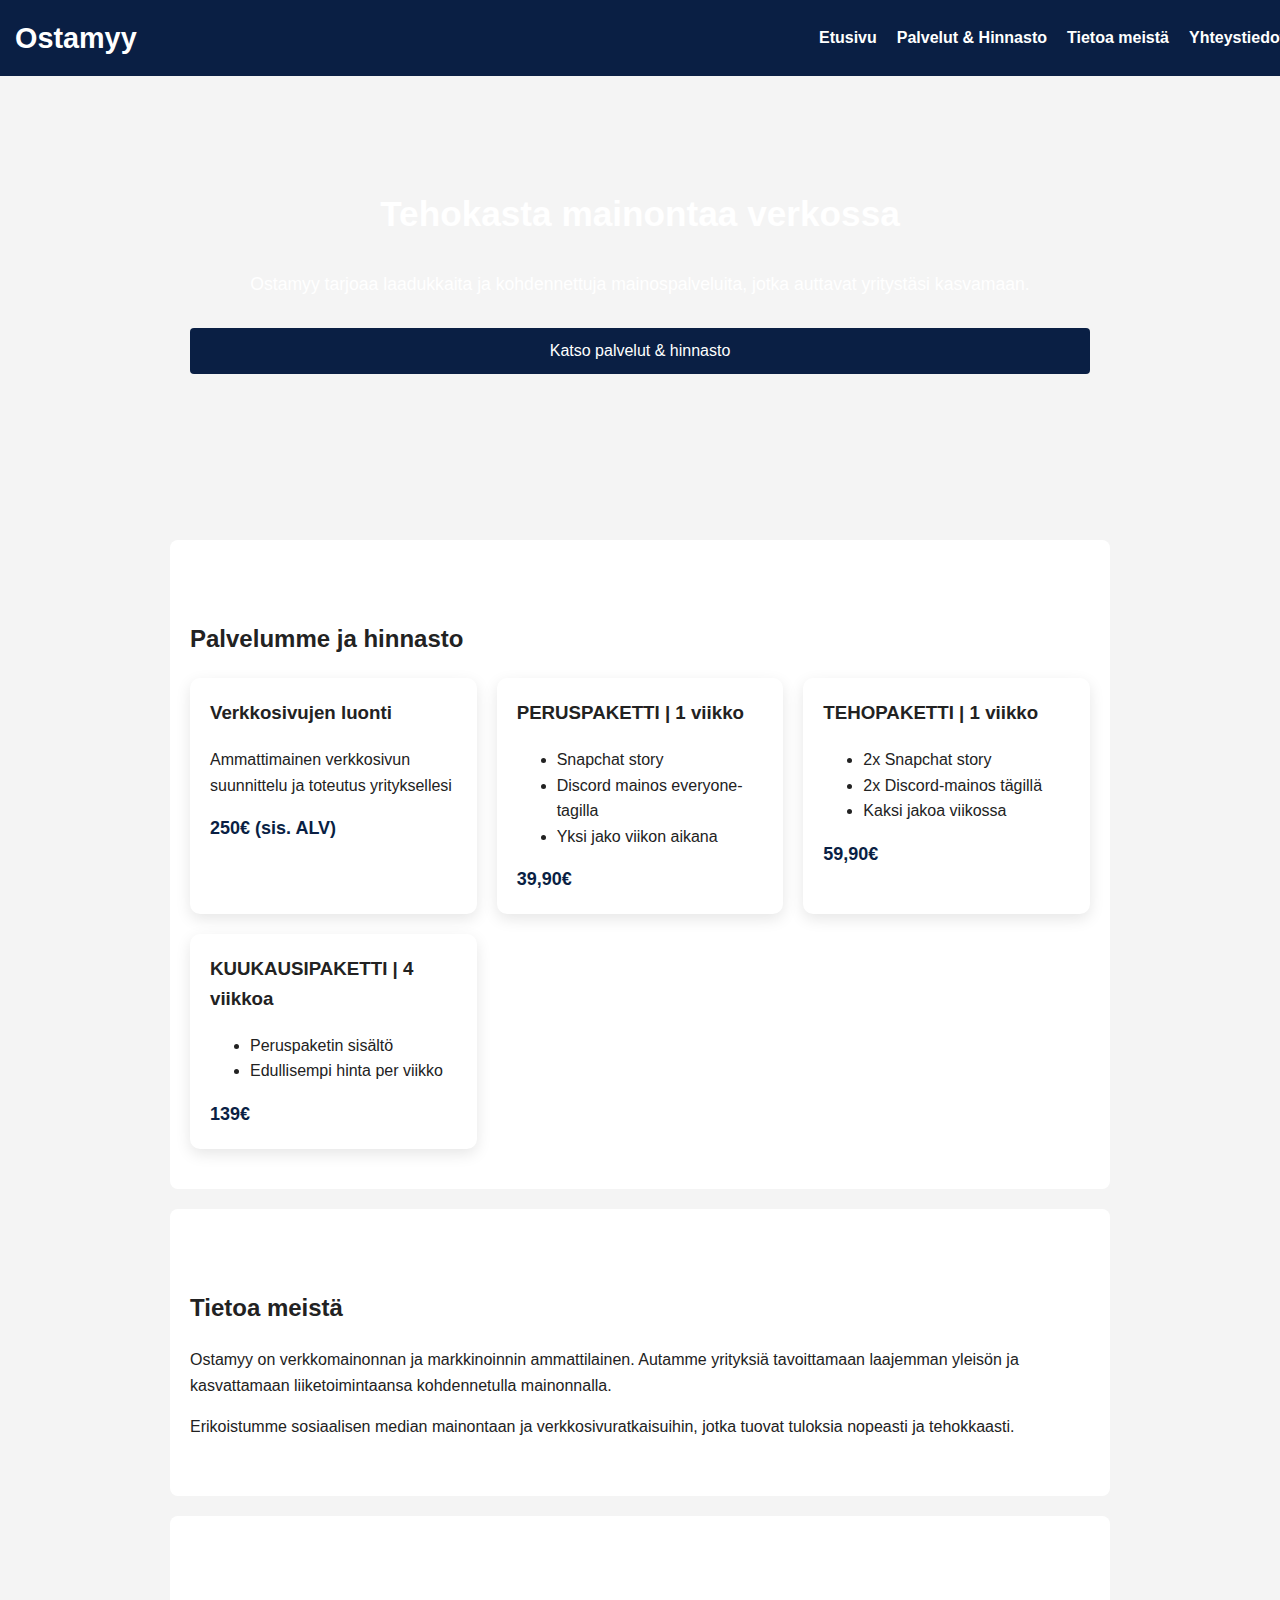
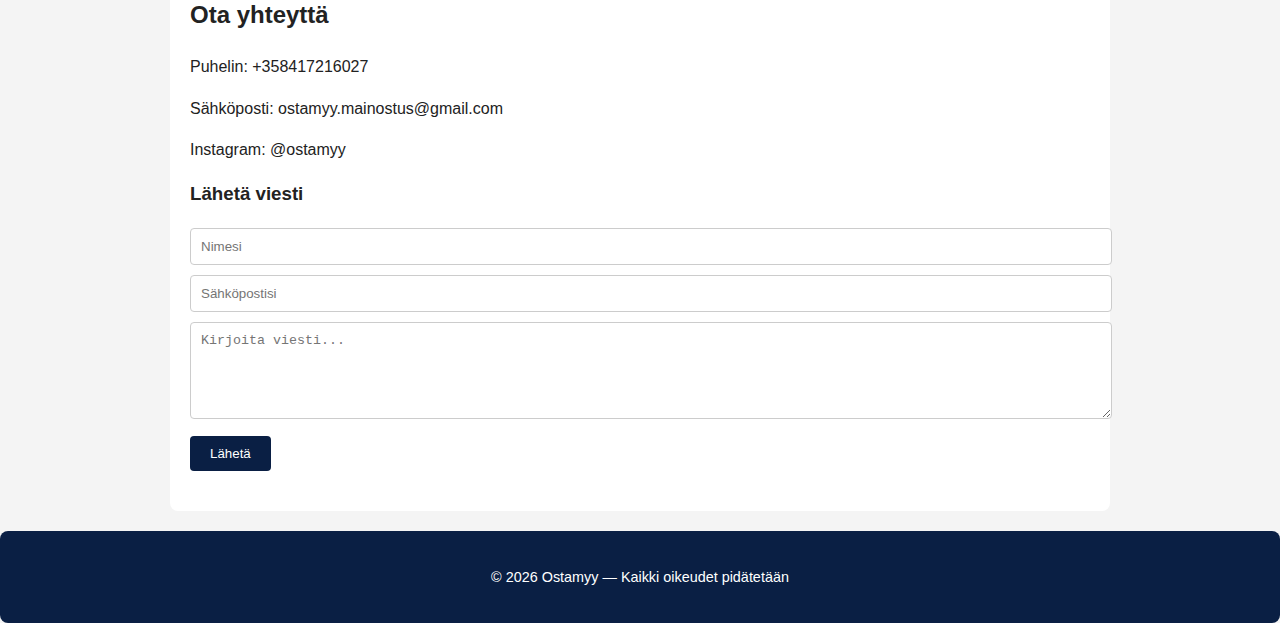
<file: index.html>
<!DOCTYPE html>
<html lang="fi">
<head>
<meta charset="UTF-8">
<meta name="viewport" content="width=device-width, initial-scale=1.0">
<title>Ostamyy - Mainonnan ammattilaiset</title>
<style>
/* ===== Yleiset tyylit ===== */
body { font-family: Arial, sans-serif; margin:0; padding:0; background:#f4f4f4; color:#222; line-height:1.6; }
header { background:#0a1f44; color:white; padding:15px; position:fixed; width:100%; top:0; z-index:100; display:flex; justify-content:space-between; align-items:center; }
header .logo { font-size:1.8em; font-weight:bold; }
.menu-btn { font-size:28px; cursor:pointer; display:block; }
nav { display:none; flex-direction:column; }
nav a { color:white; padding:10px; text-decoration:none; font-weight:bold; }
section { padding:80px 20px 40px; max-width:900px; margin:auto; background:white; margin-bottom:20px; border-radius:8px; }
h1,h2,h3 { margin-top:0; }
.hero { background: url('https://source.unsplash.com/900x400/?marketing,business') center/cover no-repeat; height:400px; color:white; text-align:center; display:flex; flex-direction:column; justify-content:center; border-radius:8px; }
.hero h1 { font-size:2.2em; margin-bottom:10px; }
.hero p { font-size:1.1em; margin-bottom:20px; }
.btn { display:inline-block; padding:10px 20px; background:#0a1f44; color:white; text-decoration:none; border-radius:4px; margin-top:10px; }
.cards { display:grid; grid-template-columns:repeat(auto-fit,minmax(250px,1fr)); gap:20px; margin-top:20px; }
.card { background:white; padding:20px; border-radius:10px; box-shadow:0 5px 15px rgba(0,0,0,0.1); }
.price { font-weight:bold; font-size:18px; color:#0a1f44; margin-top:10px; }
form input, form textarea { width:100%; padding:10px; margin-bottom:10px; border-radius:4px; border:1px solid #ccc; }
form button { background:#0a1f44; color:white; border:none; padding:10px 20px; border-radius:4px; cursor:pointer; }
footer { background:#0a1f44; color:white; text-align:center; padding:20px; font-size:0.9em; margin-top:20px; border-radius:8px; }
img { max-width:100%; height:auto; border-radius:8px; }

/* ===== Responsiivisuus ===== */
@media(min-width:768px){ nav { display:flex !important; flex-direction:row; } .menu-btn { display:none; } }
</style>
</head>
<body>

<header>
  <div class="logo">Ostamyy</div>
  <div class="menu-btn" onclick="toggleMenu()">☰</div>
  <nav id="menu">
    <a href="#etusivu">Etusivu</a>
    <a href="#palvelut">Palvelut & Hinnasto</a>
    <a href="#tietoa">Tietoa meistä</a>
    <a href="#yhteystiedot">Yhteystiedot</a>
  </nav>
</header>

<!-- ===== Etusivu / Hero ===== -->
<section id="etusivu" class="hero">
  <h1>Tehokasta mainontaa verkossa</h1>
  <p>Ostamyy tarjoaa laadukkaita ja kohdennettuja mainospalveluita, jotka auttavat yritystäsi kasvamaan.</p>
  <a href="#palvelut" class="btn">Katso palvelut & hinnasto</a>
</section>

<!-- ===== Palvelut & Hinnasto ===== -->
<section id="palvelut">
  <h2>Palvelumme ja hinnasto</h2>
  <div class="cards">
    <div class="card">
      <h3>Verkkosivujen luonti</h3>
      <p>Ammattimainen verkkosivun suunnittelu ja toteutus yrityksellesi</p>
      <div class="price">250€ (sis. ALV)</div>
    </div>
    <div class="card">
      <h3>PERUSPAKETTI | 1 viikko</h3>
      <ul>
        <li>Snapchat story</li>
        <li>Discord mainos everyone-tagilla</li>
        <li>Yksi jako viikon aikana</li>
      </ul>
      <div class="price">39,90€</div>
    </div>
    <div class="card">
      <h3>TEHOPAKETTI | 1 viikko</h3>
      <ul>
        <li>2x Snapchat story</li>
        <li>2x Discord-mainos tägillä</li>
        <li>Kaksi jakoa viikossa</li>
      </ul>
      <div class="price">59,90€</div>
    </div>
    <div class="card">
      <h3>KUUKAUSIPAKETTI | 4 viikkoa</h3>
      <ul>
        <li>Peruspaketin sisältö</li>
        <li>Edullisempi hinta per viikko</li>
      </ul>
      <div class="price">139€</div>
    </div>
  </div>
</section>

<!-- ===== Tietoa meistä ===== -->
<section id="tietoa">
  <h2>Tietoa meistä</h2>
  <p>Ostamyy on verkkomainonnan ja markkinoinnin ammattilainen. Autamme yrityksiä tavoittamaan laajemman yleisön ja kasvattamaan liiketoimintaansa kohdennetulla mainonnalla.</p>
  <p>Erikoistumme sosiaalisen median mainontaan ja verkkosivuratkaisuihin, jotka tuovat tuloksia nopeasti ja tehokkaasti.</p>
</section>

<!-- ===== Yhteystiedot & Lomake ===== -->
<section id="yhteystiedot">
  <h2>Ota yhteyttä</h2>
  <p>Puhelin: +358417216027</p>
  <p>Sähköposti: ostamyy.mainostus@gmail.com</p>
  <p>Instagram: @ostamyy</p>

  <h3>Lähetä viesti</h3>
  <form action="mailto:ostamyy.mainostus@gmail.com" method="post" enctype="text/plain">
    <input type="text" name="Nimi" placeholder="Nimesi" required>
    <input type="email" name="Sahkoposti" placeholder="Sähköpostisi" required>
    <textarea name="Viesti" placeholder="Kirjoita viesti..." rows="5" required></textarea>
    <button type="submit">Lähetä</button>
  </form>
</section>

<footer>
  <p>© 2026 Ostamyy — Kaikki oikeudet pidätetään</p>
</footer>

<script>
function toggleMenu(){
  var menu = document.getElementById("menu");
  if(menu.style.display === "flex"){ menu.style.display="none"; }
  else{ menu.style.display="flex"; }
}
</script>

</body>
</html>
</file>
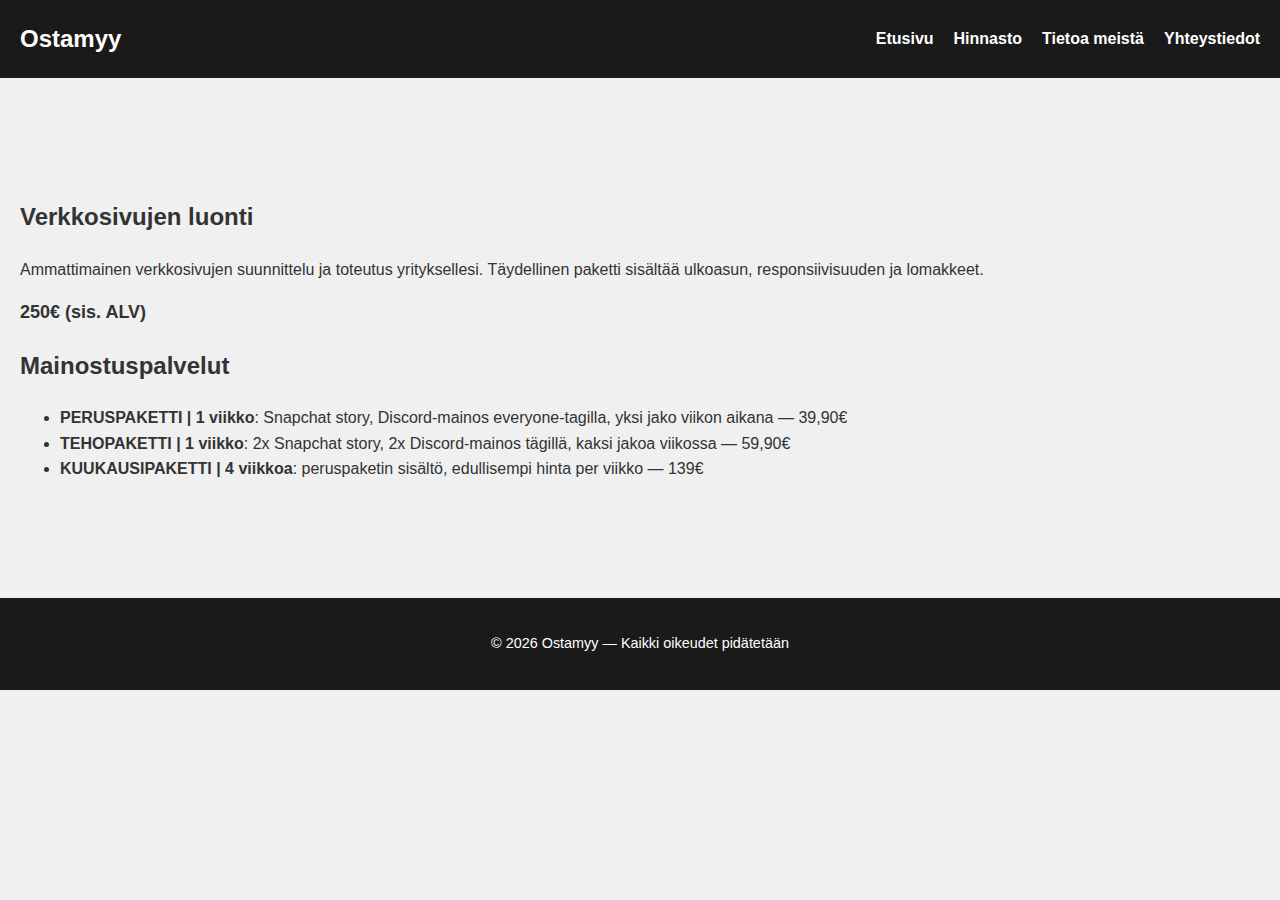
<file: hinnasto.html>
<!DOCTYPE html>
<html lang="fi">
<head>
<meta charset="UTF-8">
<meta name="viewport" content="width=device-width, initial-scale=1.0">
<title>Ostamyy - Hinnasto</title>
<link rel="stylesheet" href="style.css">
</head>
<body>
<header>
  <div class="logo">Ostamyy</div>
  <div class="menu-btn">☰</div>
  <nav>
    <a href="index.html">Etusivu</a>
    <a href="hinnasto.html">Hinnasto</a>
    <a href="tietoa.html">Tietoa meistä</a>
    <a href="yhteystiedot.html">Yhteystiedot</a>
  </nav>
</header>

<section style="padding:100px 20px;">
  <h2>Verkkosivujen luonti</h2>
  <p>Ammattimainen verkkosivujen suunnittelu ja toteutus yrityksellesi. Täydellinen paketti sisältää ulkoasun, responsiivisuuden ja lomakkeet.</p>
  <div style="font-weight:bold; font-size:18px;">250€ (sis. ALV)</div>

  <h2>Mainostuspalvelut</h2>
  <ul>
    <li><strong>PERUSPAKETTI | 1 viikko</strong>: Snapchat story, Discord-mainos everyone-tagilla, yksi jako viikon aikana — 39,90€</li>
    <li><strong>TEHOPAKETTI | 1 viikko</strong>: 2x Snapchat story, 2x Discord-mainos tägillä, kaksi jakoa viikossa — 59,90€</li>
    <li><strong>KUUKAUSIPAKETTI | 4 viikkoa</strong>: peruspaketin sisältö, edullisempi hinta per viikko — 139€</li>
  </ul>
</section>

<footer>
  <p>© 2026 Ostamyy — Kaikki oikeudet pidätetään</p>
</footer>
<script src="script.js"></script>
</body>
</html>
</file>
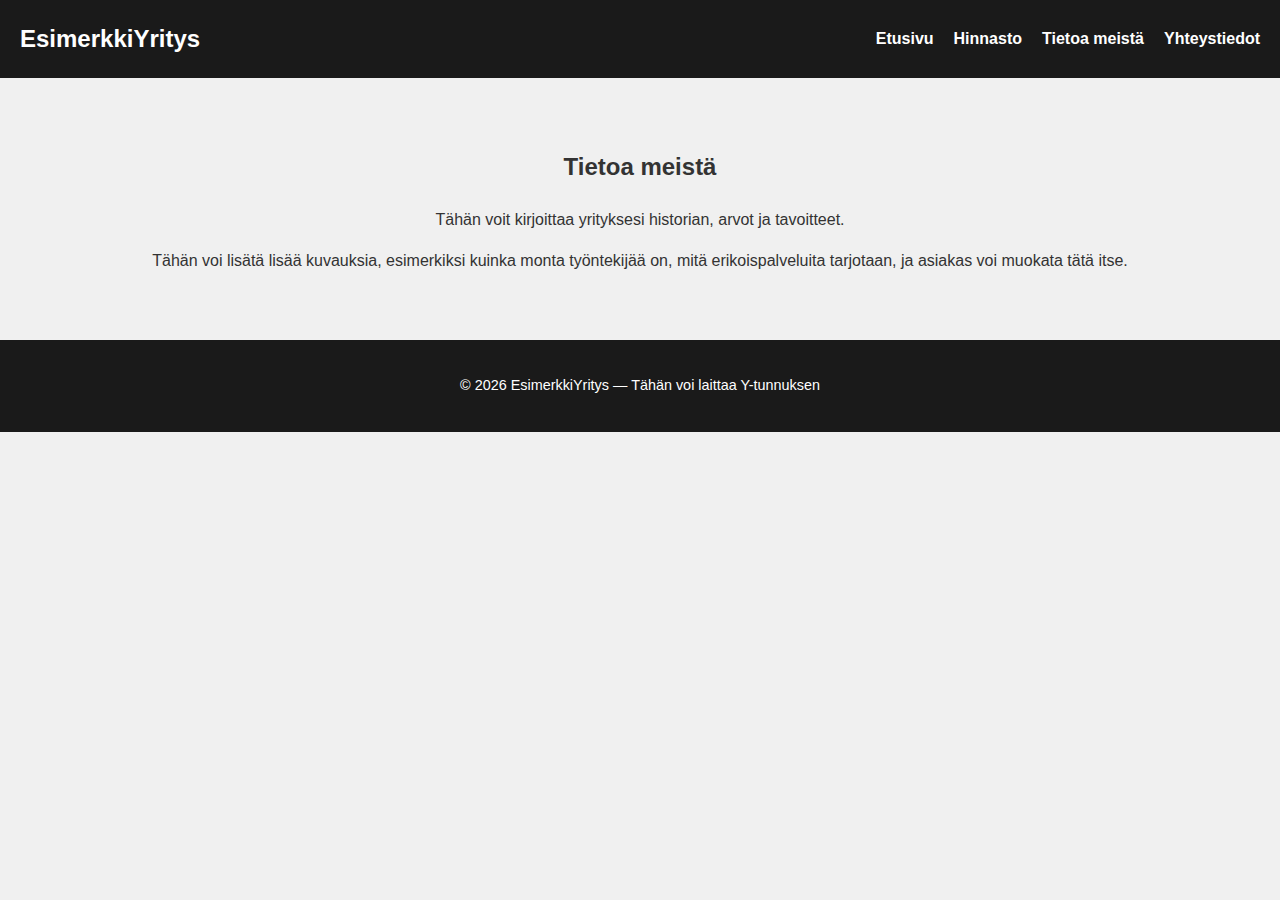
<file: tietoa.html>
<!DOCTYPE html>
<html lang="fi">
<head>
<meta charset="UTF-8">
<meta name="viewport" content="width=device-width, initial-scale=1.0">
<title>EsimerkkiYritys - Tietoa meistä</title>
<link rel="stylesheet" href="style.css">
<script src="script.js" defer></script>
</head>
<body>

<header>
  <div class="menu-btn">☰</div>
  <div class="logo">EsimerkkiYritys</div>
  <nav>
    <a href="index.html">Etusivu</a>
    <a href="hinnasto.html">Hinnasto</a>
    <a href="tietoa.html">Tietoa meistä</a>
    <a href="yhteystiedot.html">Yhteystiedot</a>
  </nav>
</header>

<section class="about">
  <h2>Tietoa meistä</h2>
  <p>Tähän voit kirjoittaa yrityksesi historian, arvot ja tavoitteet.</p>
  <p>Tähän voi lisätä lisää kuvauksia, esimerkiksi kuinka monta työntekijää on, mitä erikoispalveluita tarjotaan, ja asiakas voi muokata tätä itse.</p>
</section>

<footer>
  <p>© 2026 EsimerkkiYritys — Tähän voi laittaa Y-tunnuksen</p>
</footer>

</body>
</html>
</file>
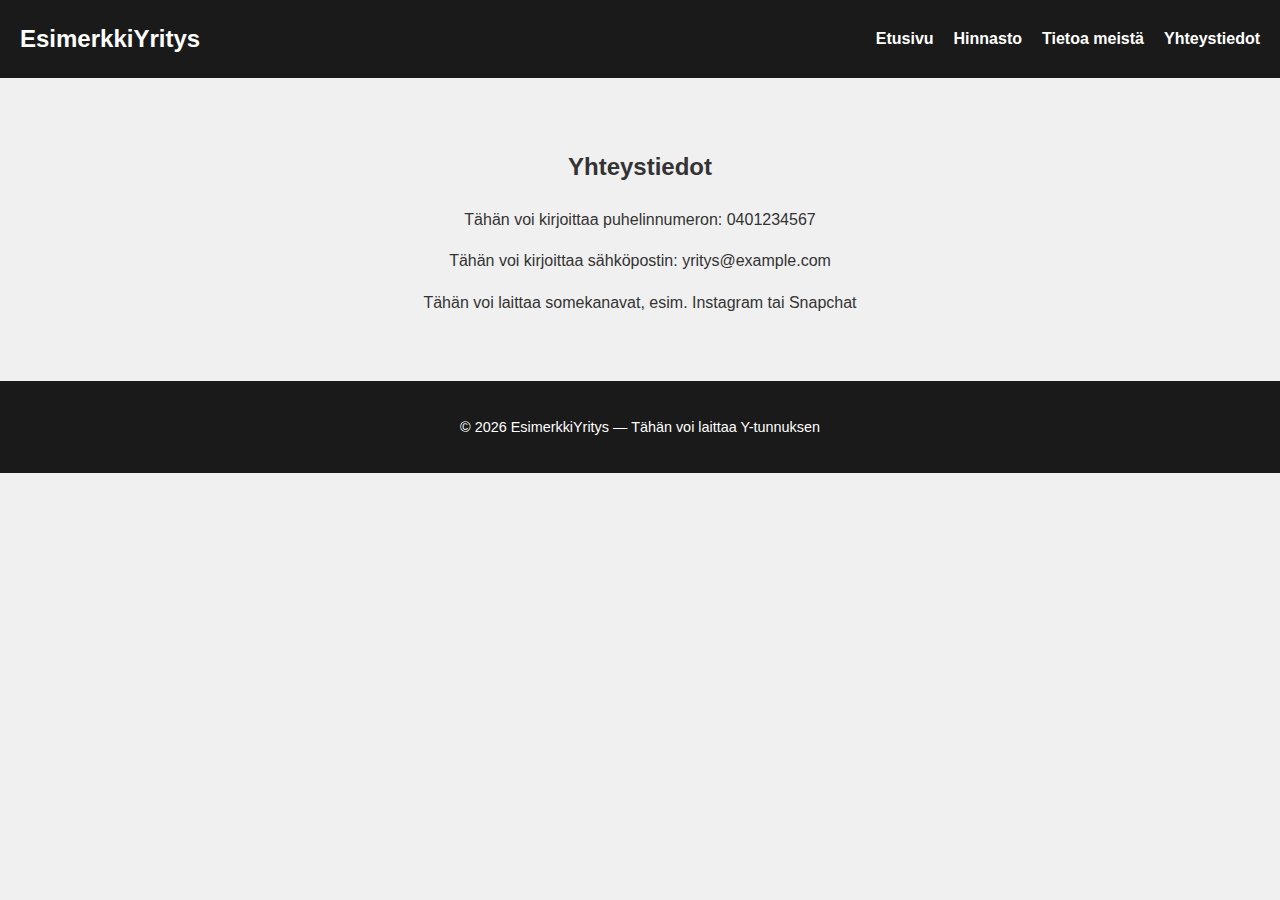
<file: yhteystiedot.html>
<!DOCTYPE html>
<html lang="fi">
<head>
<meta charset="UTF-8">
<meta name="viewport" content="width=device-width, initial-scale=1.0">
<title>EsimerkkiYritys - Yhteystiedot</title>
<link rel="stylesheet" href="style.css">
<script src="script.js" defer></script>
</head>
<body>

<header>
  <div class="menu-btn">☰</div>
  <div class="logo">EsimerkkiYritys</div>
  <nav>
    <a href="index.html">Etusivu</a>
    <a href="hinnasto.html">Hinnasto</a>
    <a href="tietoa.html">Tietoa meistä</a>
    <a href="yhteystiedot.html">Yhteystiedot</a>
  </nav>
</header>

<section class="contact">
  <h2>Yhteystiedot</h2>
  <p>Tähän voi kirjoittaa puhelinnumeron: 0401234567</p>
  <p>Tähän voi kirjoittaa sähköpostin: yritys@example.com</p>
  <p>Tähän voi laittaa somekanavat, esim. Instagram tai Snapchat</p>
</section>

<footer>
  <p>© 2026 EsimerkkiYritys — Tähän voi laittaa Y-tunnuksen</p>
</footer>

</body>
</html>
</file>
<file: style.css>
body { font-family: Arial, sans-serif; margin:0; padding:0; background:#f0f0f0; color:#333; line-height:1.6; }
header { background:#1a1a1a; color:white; padding:20px; display:flex; align-items:center; justify-content:space-between; position:relative; }
header .logo { font-size:1.5em; font-weight:bold; }
header nav { display:flex; gap:20px; }
header nav a { color:white; text-decoration:none; font-weight:bold; }
.menu-btn { display:none; cursor:pointer; font-size:1.5em; }
.hero { background:#4a90e2; color:white; text-align:center; padding:100px 20px; position:relative; }
.hero h1 { font-size:2.5em; margin-bottom:20px; }
.hero p { font-size:1.2em; max-width:700px; margin:auto; }
.hero-buttons { margin-top:30px; }
.btn { display:inline-block; padding:12px 25px; margin:5px; background:#ffcc00; color:#000; text-decoration:none; border-radius:5px; font-weight:bold; }
.btn-secondary { background:#fff; color:#4a90e2; border:2px solid #fff; }
.features { padding:50px 20px; text-align:center; }
.feature-cards { display:flex; flex-wrap:wrap; justify-content:center; gap:20px; margin-top:30px; }
.feature { background:#fff; padding:20px; border-radius:8px; width:250px; box-shadow:0 0 10px rgba(0,0,0,0.1); }
.feature h3 { margin-top:0; }
.pricing { padding:50px 20px; text-align:center; }
.pricing-cards { display:flex; flex-wrap:wrap; justify-content:center; gap:20px; margin-top:30px; }
.card { background:#fff; padding:20px; border-radius:8px; width:250px; box-shadow:0 0 10px rgba(0,0,0,0.1); }
.card h3 { margin-top:0; }
.price { font-weight:bold; color:#ff0000; font-size:1.2em; }
.about, .contact { padding:50px 20px; text-align:center; }
footer { background:#1a1a1a; color:white; text-align:center; padding:20px; font-size:0.9em; }
@media(max-width:768px){header nav{display:none; flex-direction:column; background:#1a1a1a; position:absolute; top:60px; right:0; width:200px;} .menu-btn{display:block;}}
</file>
